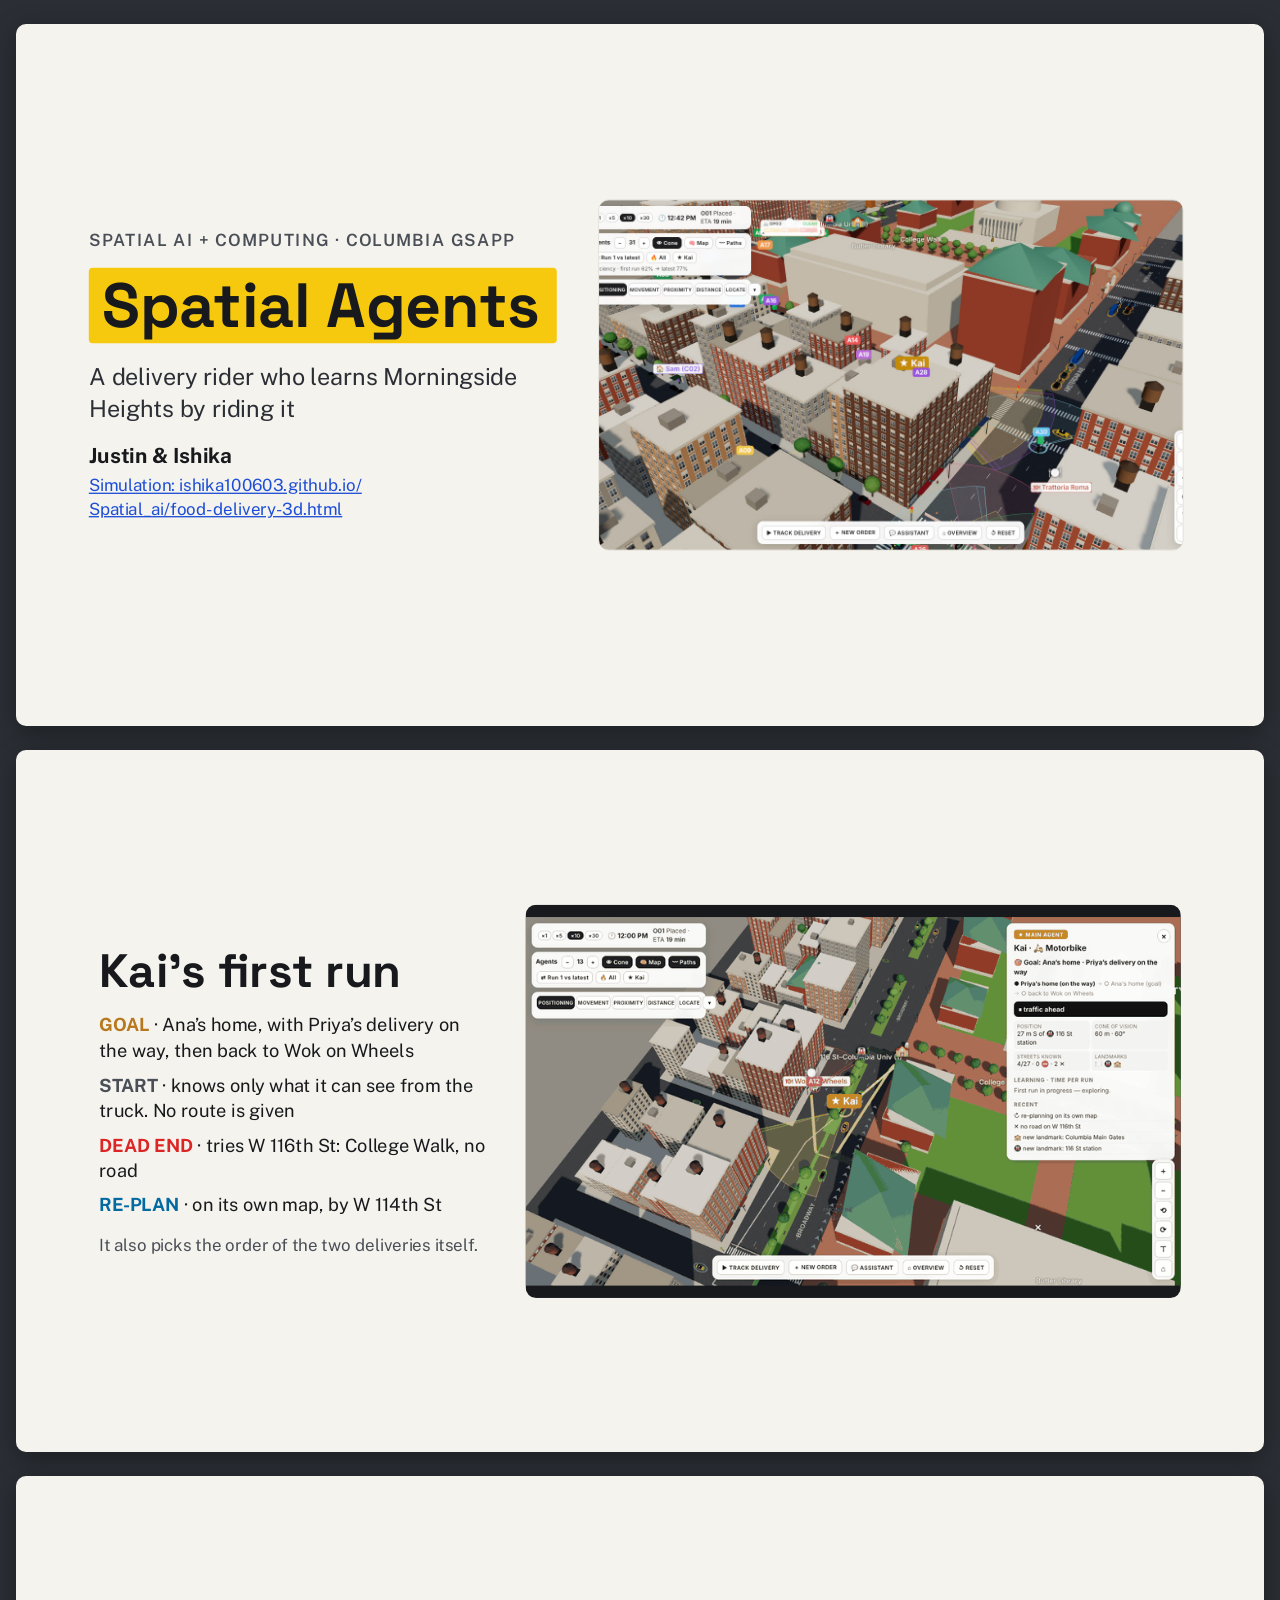
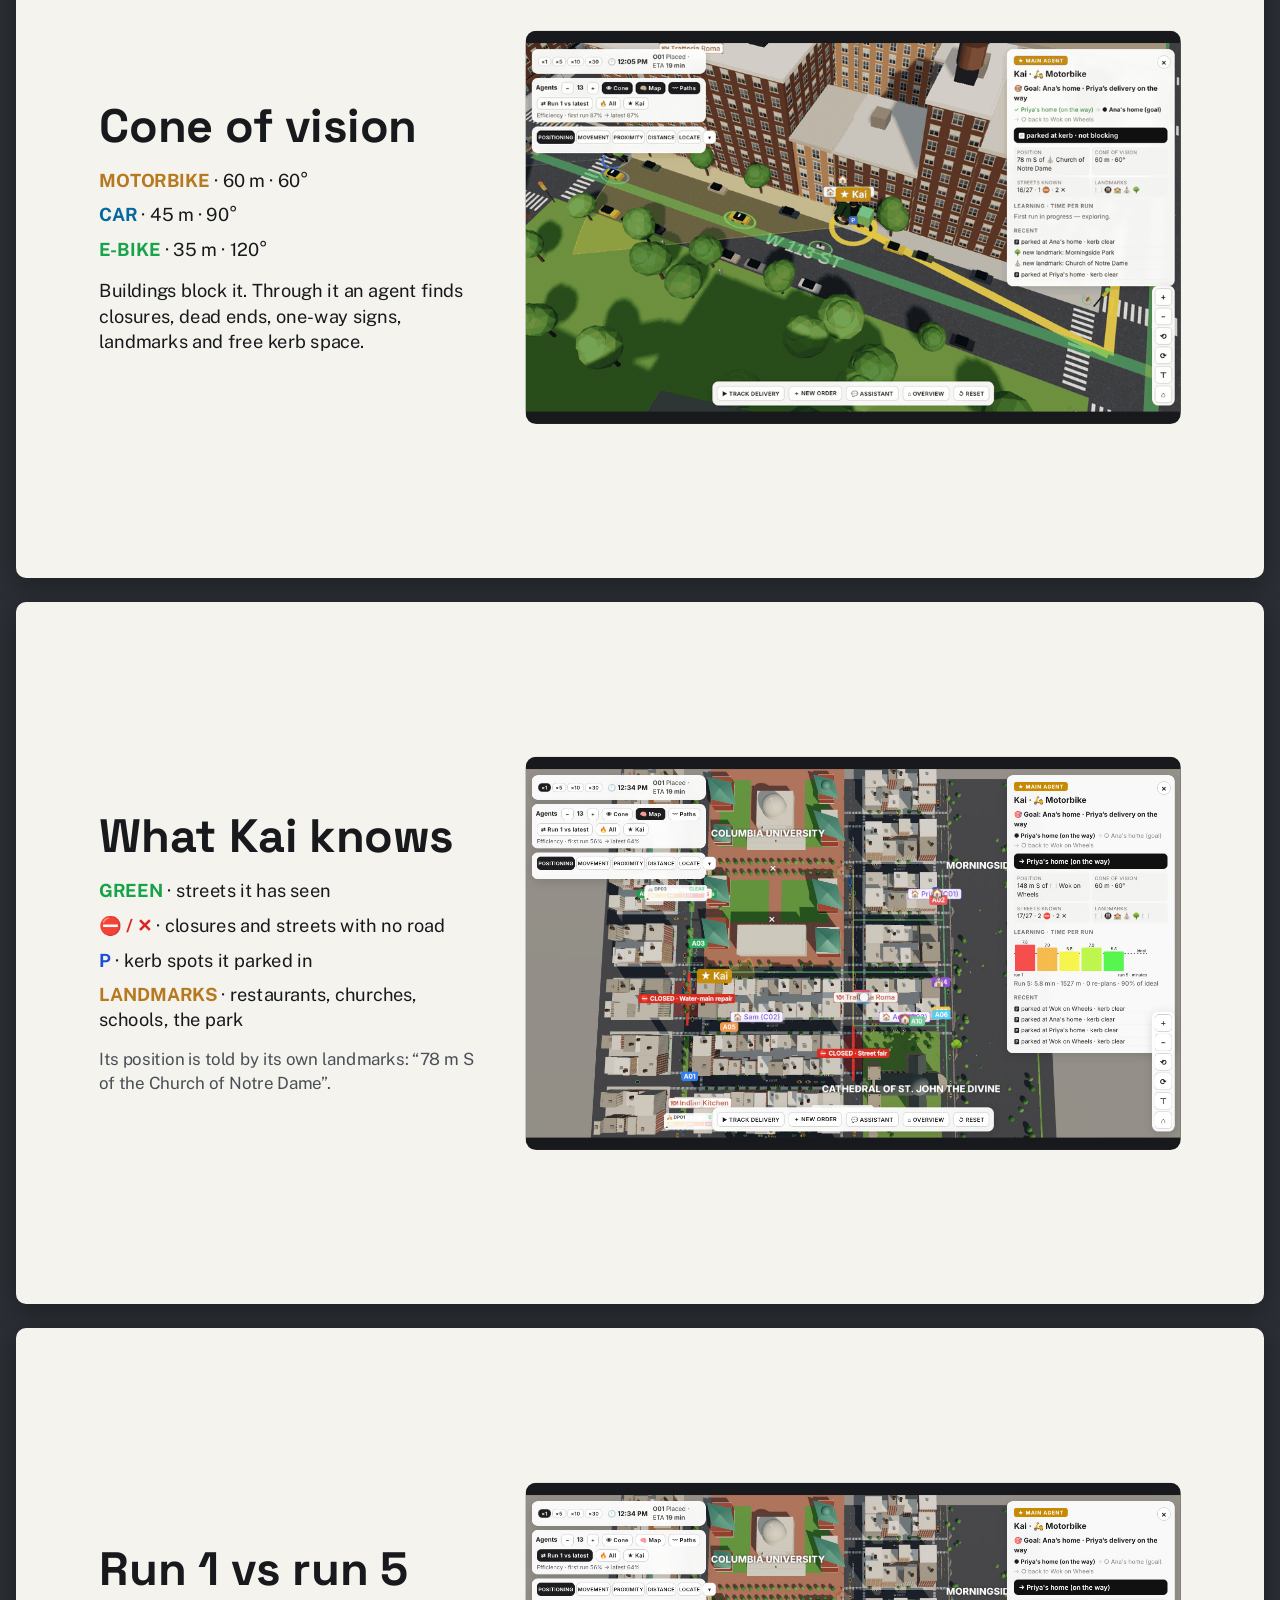
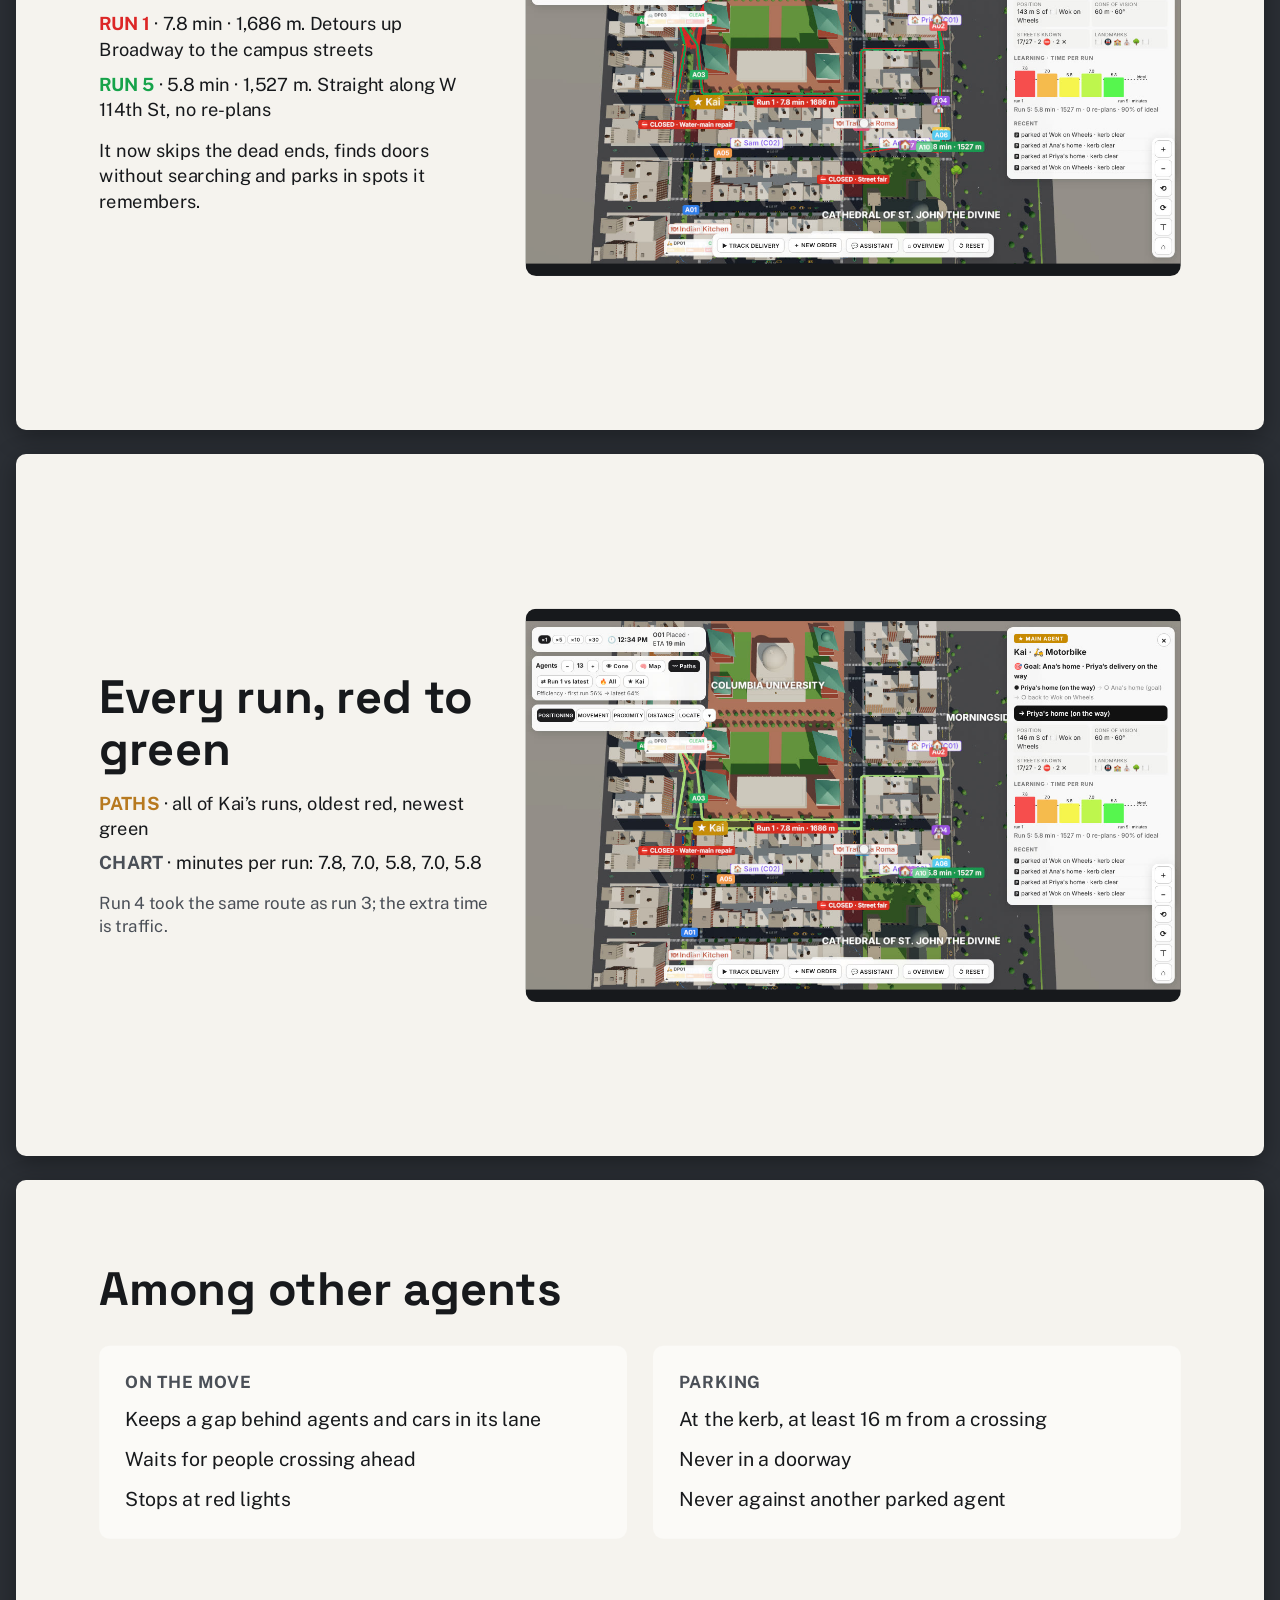
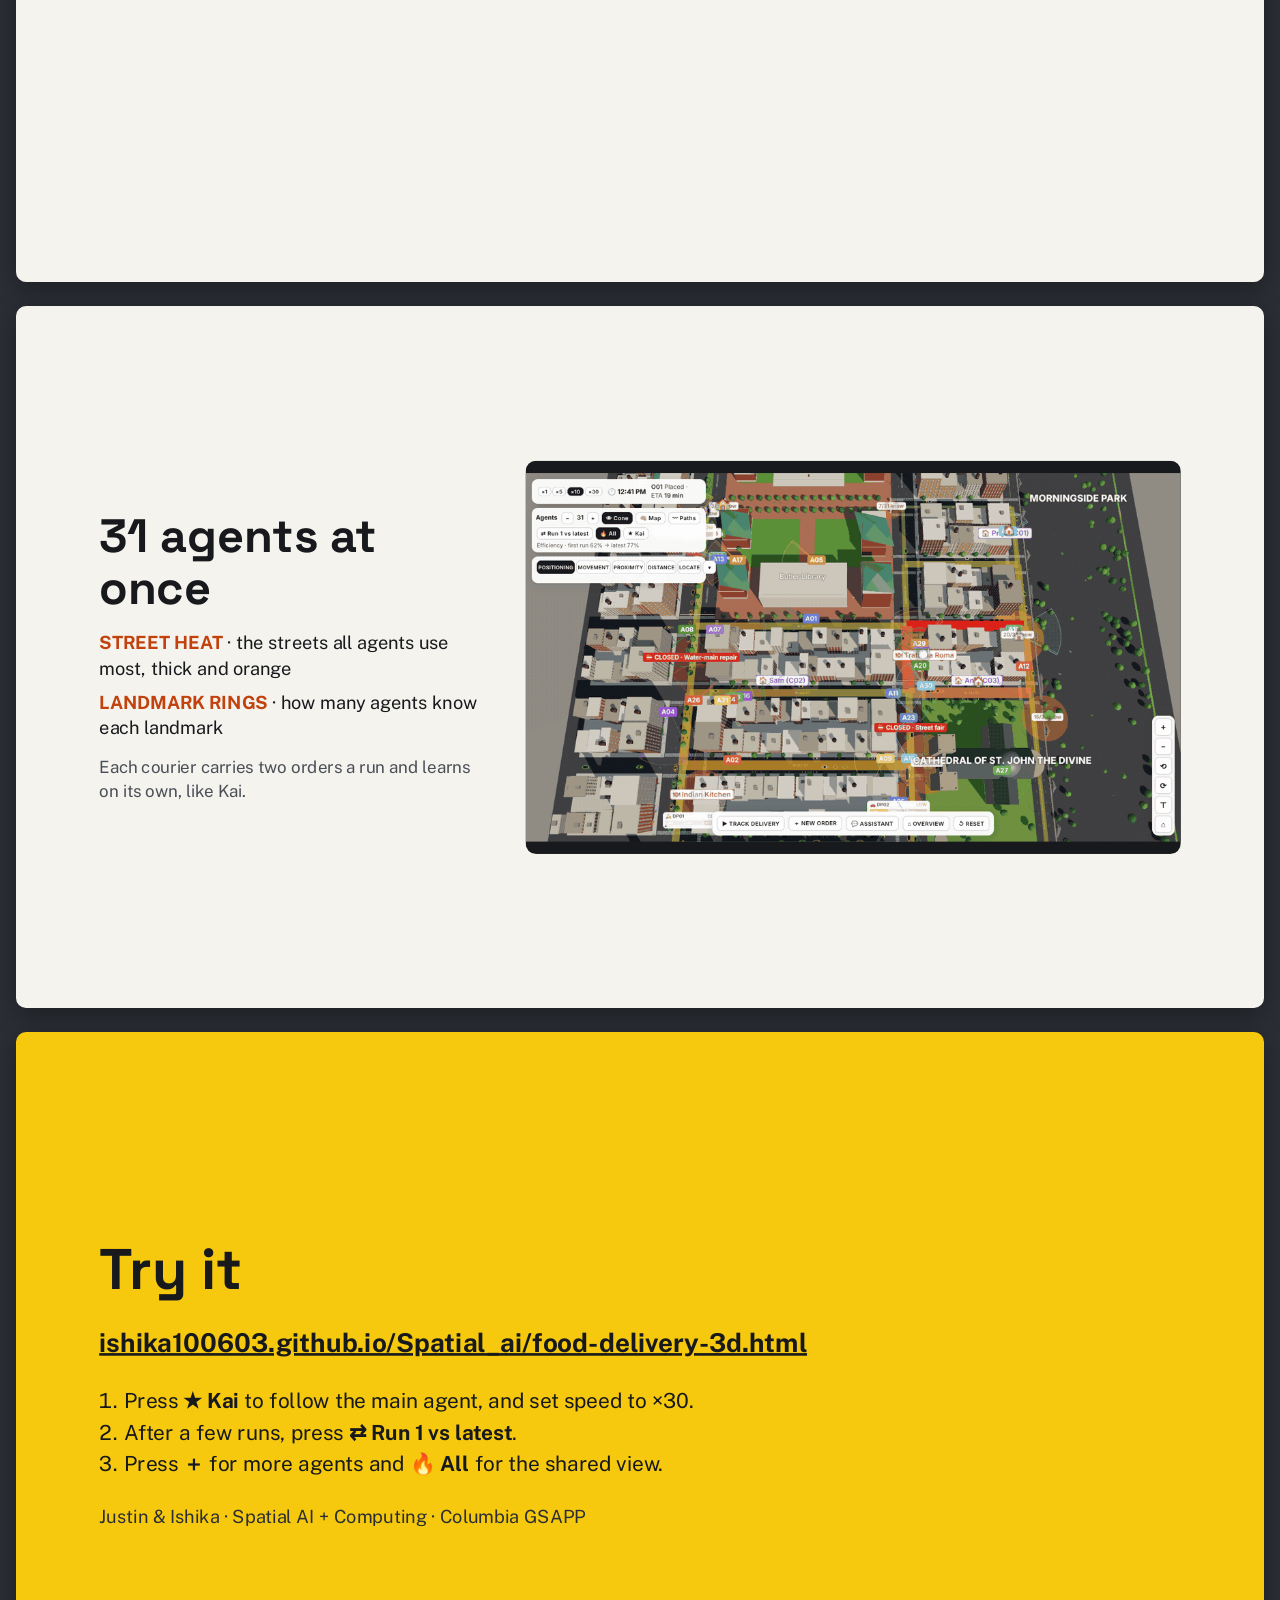
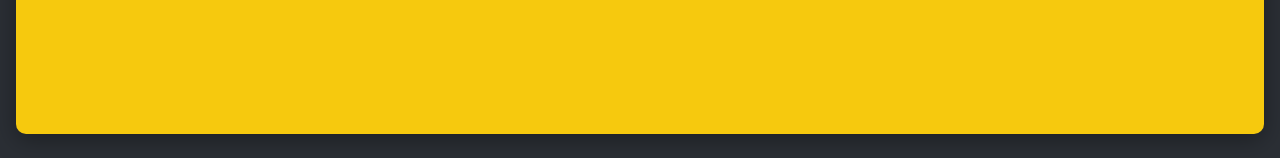
<file: spatial-agents-deck.html>
<!doctype html><html lang="en"><head><meta charset="utf-8"><meta name="viewport" content="width=device-width,initial-scale=1">
<title>Spatial Agents</title>
<link href="https://fonts.googleapis.com/css2?family=Space+Grotesk:wght@400..700&family=Public+Sans:wght@400;600;700&display=swap" rel="stylesheet">
<style>
:root{--bg:#2B2F35}
*{box-sizing:border-box;margin:0}
body{background:var(--bg);padding:24px 16px;display:flex;flex-direction:column;align-items:center;gap:24px}
.frame{width:min(1280px,100%);aspect-ratio:16/9;position:relative;overflow:hidden;border-radius:10px;box-shadow:0 6px 24px rgba(0,0,0,.35)}
.scale{position:absolute;left:0;top:0;width:1920px;height:1080px;transform-origin:0 0}
section{width:1920px;height:1080px;overflow:hidden;position:relative}
a{color:inherit}ol{padding-left:1.2em}
</style></head><body>
<div class="frame"><div class="scale"><section id="cover" style="background:#F5F3EE;color:#17191C;font-family:'Public Sans', Arial, sans-serif;padding:96px 112px;display:grid;grid-template-columns:720px 1fr;gap:64px;align-items:center">
<div style="display:flex;flex-direction:column;gap:28px">
<p style="font-size:26px;font-weight:600;letter-spacing:2px;text-transform:uppercase;color:#4A4F57">Spatial AI + Computing · Columbia GSAPP</p>
<h1 style="font-family:'Space Grotesk', Arial, sans-serif;font-size:96px;font-weight:700;line-height:1.05;background:#F6C90E;padding:8px 20px;border-radius:6px">Spatial Agents</h1>
<p style="font-size:36px;line-height:1.35;color:#2B2F35">A delivery rider who learns Morningside Heights by riding it</p>
<div style="display:flex;flex-direction:column;gap:10px">
<p style="font-size:32px;font-weight:700">Justin &amp; Ishika</p>
<p style="font-size:26px;line-height:1.4;color:#1D4ED8"><a href="https://ishika100603.github.io/Spatial_ai/food-delivery-3d.html">Simulation: ishika100603.github.io/<br>Spatial_ai/food-delivery-3d.html</a></p>
</div>
</div>
<img src="deck-img/agents-cover.jpg" alt="The main agent Kai, gold label, riding among other courier agents with their cones of vision near Columbia University" style="width:900px;height:540px;object-fit:cover;border-radius:16px;border:1px solid #D9D5CC">

</section>
</div></div>
<div class="frame"><div class="scale"><section id="kai" data-transition="fade" style="background:#F5F3EE;color:#17191C;font-family:'Public Sans', Arial, sans-serif;padding:112px 128px;display:grid;grid-template-columns:600px 1fr;gap:56px;align-items:center">
<div style="display:flex;flex-direction:column;gap:24px">
<h2 style="font-family:'Space Grotesk', Arial, sans-serif;font-size:72px;font-weight:700;line-height:1.1">Kai’s first run</h2>
<div style="display:flex;flex-direction:column;gap:14px">
<p style="font-size:28px;line-height:1.4"><span style="color:#B7791F"><b>GOAL</b></span> · Ana’s home, with Priya’s delivery on the way, then back to Wok on Wheels</p>
<p style="font-size:28px;line-height:1.4"><span style="color:#4A4F57"><b>START</b></span> · knows only what it can see from the truck. No route is given</p>
<p style="font-size:28px;line-height:1.4"><span style="color:#DC2626"><b>DEAD END</b></span> · tries W 116th St: College Walk, no road</p>
<p style="font-size:28px;line-height:1.4"><span style="color:#0369A1"><b>RE-PLAN</b></span> · on its own map, by W 114th St</p>
</div>
<p style="font-size:26px;line-height:1.4;color:#4A4F57">It also picks the order of the two deliveries itself.</p>
</div>
<img src="deck-gifs/agents-kai.gif" alt="Following Kai from Wok on Wheels: it tries W 116th St, finds no road, re-plans and reaches Priya’s and Ana’s homes" style="width:1008px;height:605px;object-fit:contain;background:#17191C;border-radius:16px">

</section>
</div></div>
<div class="frame"><div class="scale"><section id="cone" data-transition="fade" style="background:#F5F3EE;color:#17191C;font-family:'Public Sans', Arial, sans-serif;padding:112px 128px;display:grid;grid-template-columns:600px 1fr;gap:56px;align-items:center">
<div style="display:flex;flex-direction:column;gap:24px">
<h2 style="font-family:'Space Grotesk', Arial, sans-serif;font-size:72px;font-weight:700;line-height:1.1">Cone of vision</h2>
<div style="display:flex;flex-direction:column;gap:14px">
<p style="font-size:28px;line-height:1.4"><span style="color:#B7791F"><b>MOTORBIKE</b></span> · 60 m · 60°</p>
<p style="font-size:28px;line-height:1.4"><span style="color:#0369A1"><b>CAR</b></span> · 45 m · 90°</p>
<p style="font-size:28px;line-height:1.4"><span style="color:#16A34A"><b>E-BIKE</b></span> · 35 m · 120°</p>
</div>
<p style="font-size:28px;line-height:1.4">Buildings block it. Through it an agent finds closures, dead ends, one-way signs, landmarks and free kerb space.</p>
</div>
<img src="deck-gifs/agents-cone.gif" alt="Close-up of Kai parked at the kerb on W 113th St with its yellow cone of vision on the street" style="width:1008px;height:605px;object-fit:contain;background:#17191C;border-radius:16px">

</section>
</div></div>
<div class="frame"><div class="scale"><section id="map" data-transition="fade" style="background:#F5F3EE;color:#17191C;font-family:'Public Sans', Arial, sans-serif;padding:112px 128px;display:grid;grid-template-columns:600px 1fr;gap:56px;align-items:center">
<div style="display:flex;flex-direction:column;gap:24px">
<h2 style="font-family:'Space Grotesk', Arial, sans-serif;font-size:72px;font-weight:700;line-height:1.1">What Kai knows</h2>
<div style="display:flex;flex-direction:column;gap:14px">
<p style="font-size:28px;line-height:1.4"><span style="color:#16A34A"><b>GREEN</b></span> · streets it has seen</p>
<p style="font-size:28px;line-height:1.4"><span style="color:#DC2626"><b>⛔ / ✕</b></span> · closures and streets with no road</p>
<p style="font-size:28px;line-height:1.4"><span style="color:#1D4ED8"><b>P</b></span> · kerb spots it parked in</p>
<p style="font-size:28px;line-height:1.4"><span style="color:#B7791F"><b>LANDMARKS</b></span> · restaurants, churches, schools, the park</p>
</div>
<p style="font-size:26px;line-height:1.4;color:#4A4F57">Its position is told by its own landmarks: “78 m S of the Church of Notre Dame”.</p>
</div>
<img src="deck-img/agents-map.jpg" alt="Top view of the site with Kai’s known streets in green, crosses on the campus streets and its landmark list in the side card" style="width:1008px;height:605px;object-fit:contain;background:#17191C;border-radius:16px">

</section>
</div></div>
<div class="frame"><div class="scale"><section id="compare" data-transition="fade" style="background:#F5F3EE;color:#17191C;font-family:'Public Sans', Arial, sans-serif;padding:112px 128px;display:grid;grid-template-columns:600px 1fr;gap:56px;align-items:center">
<div style="display:flex;flex-direction:column;gap:24px">
<h2 style="font-family:'Space Grotesk', Arial, sans-serif;font-size:72px;font-weight:700;line-height:1.1">Run 1 vs run 5</h2>
<div style="display:flex;flex-direction:column;gap:14px">
<p style="font-size:28px;line-height:1.4"><span style="color:#DC2626"><b>RUN 1</b></span> · 7.8 min · 1,686 m. Detours up Broadway to the campus streets</p>
<p style="font-size:28px;line-height:1.4"><span style="color:#16A34A"><b>RUN 5</b></span> · 5.8 min · 1,527 m. Straight along W 114th St, no re-plans</p>
</div>
<p style="font-size:28px;line-height:1.4">It now skips the dead ends, finds doors without searching and parks in spots it remembers.</p>
</div>
<img src="deck-img/agents-compare.jpg" alt="Top view with Kai’s first run drawn thick in red and its fifth run in green, each labelled with minutes and metres" style="width:1008px;height:605px;object-fit:contain;background:#17191C;border-radius:16px">

</section>
</div></div>
<div class="frame"><div class="scale"><section id="paths" data-transition="fade" style="background:#F5F3EE;color:#17191C;font-family:'Public Sans', Arial, sans-serif;padding:112px 128px;display:grid;grid-template-columns:600px 1fr;gap:56px;align-items:center">
<div style="display:flex;flex-direction:column;gap:24px">
<h2 style="font-family:'Space Grotesk', Arial, sans-serif;font-size:72px;font-weight:700;line-height:1.1">Every run, red to green</h2>
<div style="display:flex;flex-direction:column;gap:14px">
<p style="font-size:28px;line-height:1.4"><span style="color:#B7791F"><b>PATHS</b></span> · all of Kai’s runs, oldest red, newest green</p>
<p style="font-size:28px;line-height:1.4"><span style="color:#4A4F57"><b>CHART</b></span> · minutes per run: 7.8, 7.0, 5.8, 7.0, 5.8</p>
</div>
<p style="font-size:26px;line-height:1.4;color:#4A4F57">Run 4 took the same route as run 3; the extra time is traffic.</p>
</div>
<img src="deck-img/agents-learning.jpg" alt="Top view of all five of Kai’s runs as overlapping coloured lines, with the minutes-per-run bar chart in the side card" style="width:1008px;height:605px;object-fit:contain;background:#17191C;border-radius:16px">

</section>
</div></div>
<div class="frame"><div class="scale"><section id="behaviour" data-transition="fade" style="background:#F5F3EE;color:#17191C;font-family:'Public Sans', Arial, sans-serif;padding:128px;display:flex;flex-direction:column;gap:48px">
<h2 style="font-family:'Space Grotesk', Arial, sans-serif;font-size:72px;font-weight:700;line-height:1.1">Among other agents</h2>
<div style="display:grid;grid-template-columns:1fr 1fr;gap:40px">
<div style="background:#FBFAF7;border-radius:16px;padding:40px;display:flex;flex-direction:column;gap:20px">
<p style="font-size:26px;font-weight:700;letter-spacing:1px;text-transform:uppercase;color:#4A4F57">On the move</p>
<p style="font-size:30px;line-height:1.4">Keeps a gap behind agents and cars in its lane</p>
<p style="font-size:30px;line-height:1.4">Waits for people crossing ahead</p>
<p style="font-size:30px;line-height:1.4">Stops at red lights</p>
</div>
<div style="background:#FBFAF7;border-radius:16px;padding:40px;display:flex;flex-direction:column;gap:20px">
<p style="font-size:26px;font-weight:700;letter-spacing:1px;text-transform:uppercase;color:#4A4F57">Parking</p>
<p style="font-size:30px;line-height:1.4">At the kerb, at least 16 m from a crossing</p>
<p style="font-size:30px;line-height:1.4">Never in a doorway</p>
<p style="font-size:30px;line-height:1.4">Never against another parked agent</p>
</div>
</div>

</section>
</div></div>
<div class="frame"><div class="scale"><section id="fleet" data-transition="fade" style="background:#F5F3EE;color:#17191C;font-family:'Public Sans', Arial, sans-serif;padding:112px 128px;display:grid;grid-template-columns:600px 1fr;gap:56px;align-items:center">
<div style="display:flex;flex-direction:column;gap:24px">
<h2 style="font-family:'Space Grotesk', Arial, sans-serif;font-size:72px;font-weight:700;line-height:1.1">31 agents at once</h2>
<div style="display:flex;flex-direction:column;gap:14px">
<p style="font-size:28px;line-height:1.4"><span style="color:#C2410C"><b>STREET HEAT</b></span> · the streets all agents use most, thick and orange</p>
<p style="font-size:28px;line-height:1.4"><span style="color:#C2410C"><b>LANDMARK RINGS</b></span> · how many agents know each landmark</p>
</div>
<p style="font-size:26px;line-height:1.4;color:#4A4F57">Each courier carries two orders a run and learns on its own, like Kai.</p>
</div>
<img src="deck-gifs/agents-fleet.gif" alt="Top view of 31 agents with their cones, orange street-use heat along W 114th St and Amsterdam Ave, and rings at landmarks" style="width:1008px;height:605px;object-fit:contain;background:#17191C;border-radius:16px">

</section>
</div></div>
<div class="frame"><div class="scale"><section id="links" data-transition="fade" style="background:#F6C90E;color:#17191C;font-family:'Public Sans', Arial, sans-serif;padding:128px;display:flex;flex-direction:column;justify-content:center;gap:40px">
<h2 style="font-family:'Space Grotesk', Arial, sans-serif;font-size:88px;font-weight:700;line-height:1.05">Try it</h2>
<p style="font-size:40px;font-weight:700;line-height:1.3"><a href="https://ishika100603.github.io/Spatial_ai/food-delivery-3d.html">ishika100603.github.io/Spatial_ai/food-delivery-3d.html</a></p>
<ol style="font-size:32px;line-height:1.5">
<li>Press <b>★ Kai</b> to follow the main agent, and set speed to ×30.</li>
<li>After a few runs, press <b>⇄ Run 1 vs latest</b>.</li>
<li>Press <b>＋</b> for more agents and <b>🔥 All</b> for the shared view.</li>
</ol>
<p style="font-size:28px;color:#2B2F35">Justin &amp; Ishika · Spatial AI + Computing · Columbia GSAPP</p>

</section>
</div></div>
<script>
function fit(){document.querySelectorAll('.frame').forEach(f=>{f.firstElementChild.style.transform='scale('+(f.clientWidth/1920)+')';});}
addEventListener('resize',fit);fit();
</script></body></html>
</file>
